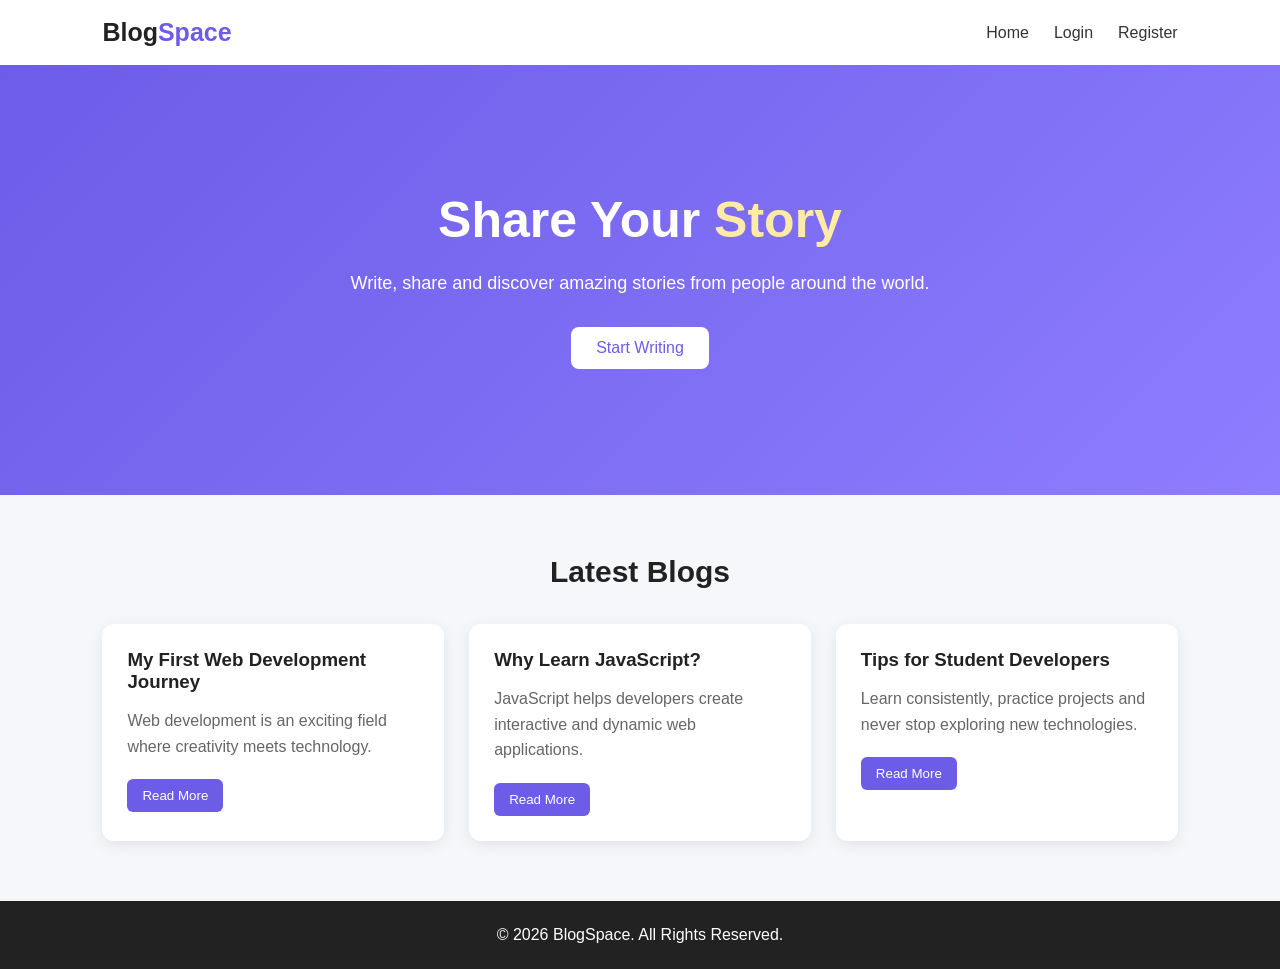
<file: index.html>
<!DOCTYPE html>
<html lang="en">
<head>
    <meta charset="UTF-8">
    <meta name="viewport" content="width=device-width, initial-scale=1.0">
    <title>BlogSpace - Home</title>

    <link rel="stylesheet" href="css/style.css">
</head>

<body>

    <!-- Navigation Bar -->
    <header>
        <nav class="navbar">

            <div class="logo">
                Blog<span>Space</span>
            </div>

            <div class="nav-links">
                <a href="index.html">Home</a>
                <a href="login.html">Login</a>
                <a href="register.html">Register</a>
            </div>

        </nav>
    </header>


    <!-- Hero Section -->
    <section class="hero">

        <div class="hero-content">

            <h1>Share Your <span>Story</span></h1>

            <p>
                Write, share and discover amazing stories from
                people around the world.
            </p>

            <a href="create-blog.html" class="btn">
                Start Writing
            </a>

        </div>

    </section>


    <!-- Blog Section -->
    <section class="blogs">

        <h2>Latest Blogs</h2>

        <div class="blog-container">

            <div class="blog-card">

                <h3>My First Web Development Journey</h3>

                <p>
                    Web development is an exciting field where
                    creativity meets technology.
                </p>

                <button onclick="readBlog()">
                    Read More
                </button>

            </div>


            <div class="blog-card">

                <h3>Why Learn JavaScript?</h3>

                <p>
                    JavaScript helps developers create interactive
                    and dynamic web applications.
                </p>

                <button onclick="readBlog()">
                    Read More
                </button>

            </div>


            <div class="blog-card">

                <h3>Tips for Student Developers</h3>

                <p>
                    Learn consistently, practice projects and
                    never stop exploring new technologies.
                </p>

                <button onclick="readBlog()">
                    Read More
                </button>

            </div>

        </div>

    </section>


    <footer>
        <p>© 2026 BlogSpace. All Rights Reserved.</p>
    </footer>


    <script src="js/script.js"></script>

</body>
</html>
</file>
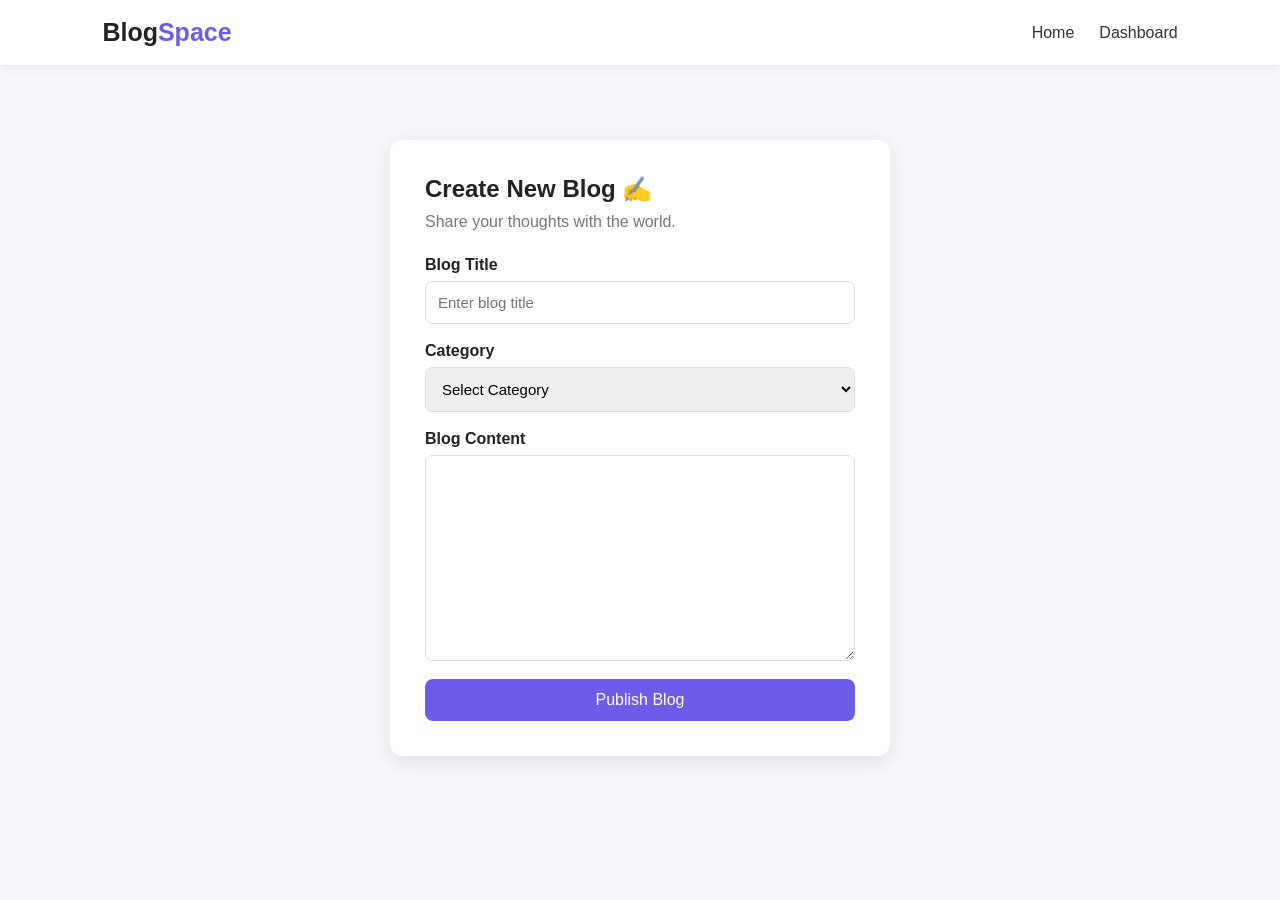
<file: create-blog.html>
<!DOCTYPE html>
<html lang="en">

<head>

    <meta charset="UTF-8">

    <meta name="viewport"
          content="width=device-width, initial-scale=1.0">

    <title>Create Blog - BlogSpace</title>

    <link rel="stylesheet" href="css/style.css">

</head>

<body>

    <header>

        <nav class="navbar">

            <div class="logo">
                Blog<span>Space</span>
            </div>

            <div class="nav-links">

                <a href="index.html">Home</a>

                <a href="dashboard.html">
                    Dashboard
                </a>

            </div>

        </nav>

    </header>


    <main class="form-page">

        <div class="blog-form">

            <h2>Create New Blog ✍️</h2>

            <p>
                Share your thoughts with the world.
            </p>


            <form onsubmit="createBlog(event)">

                <label>Blog Title</label>

                <input
                    type="text"
                    id="blogTitle"
                    placeholder="Enter blog title"
                    required
                >


                <label>Category</label>

                <select id="category">

                    <option value="">
                        Select Category
                    </option>

                    <option>
                        Technology
                    </option>

                    <option>
                        Education
                    </option>

                    <option>
                        Lifestyle
                    </option>

                    <option>
                        Travel
                    </option>

                </select>


                <label>Blog Content</label>

                <textarea
                    id="blogContent"
                    rows="10"
                    placeholder="Write your blog here..."
                    required>
                </textarea>


                <button
                    type="submit"
                    class="btn">
                    Publish Blog
                </button>

            </form>

        </div>

    </main>


    <script src="js/script.js"></script>

</body>
</html>
</file>
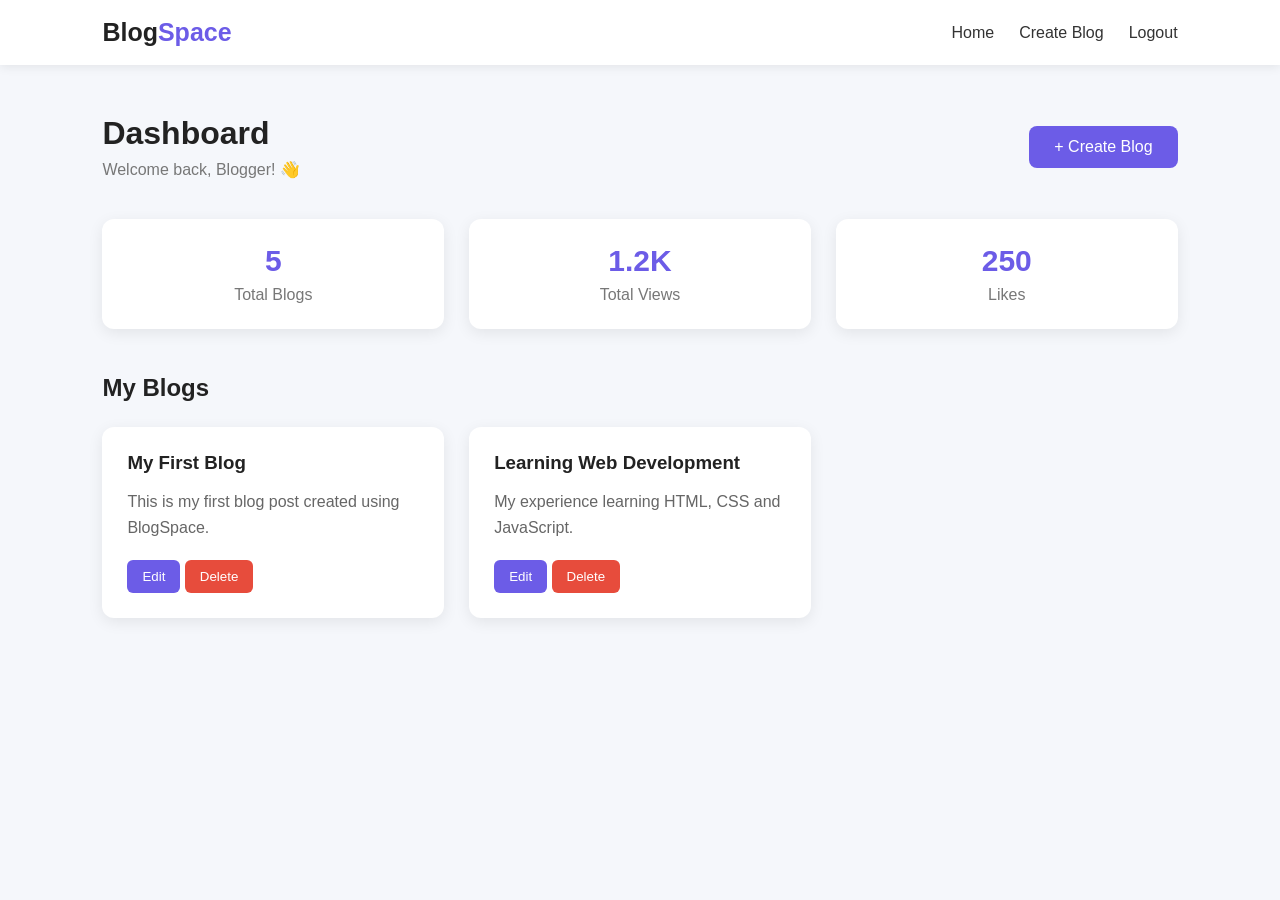
<file: dashboard.html>
<!DOCTYPE html>
<html lang="en">

<head>

    <meta charset="UTF-8">

    <meta name="viewport"
          content="width=device-width, initial-scale=1.0">

    <title>BlogSpace - Dashboard</title>

    <link rel="stylesheet" href="css/style.css">

</head>

<body>

    <header>

        <nav class="navbar">

            <div class="logo">
                Blog<span>Space</span>
            </div>

            <div class="nav-links">

                <a href="index.html">Home</a>

                <a href="create-blog.html">
                    Create Blog
                </a>

                <a href="login.html">
                    Logout
                </a>

            </div>

        </nav>

    </header>


    <main class="dashboard">

        <div class="dashboard-header">

            <div>
                <h1>Dashboard</h1>

                <p>
                    Welcome back, Blogger! 👋
                </p>
            </div>

            <a href="create-blog.html" class="btn">
                + Create Blog
            </a>

        </div>


        <div class="stats">

            <div class="stat-card">

                <h3>5</h3>

                <p>Total Blogs</p>

            </div>


            <div class="stat-card">

                <h3>1.2K</h3>

                <p>Total Views</p>

            </div>


            <div class="stat-card">

                <h3>250</h3>

                <p>Likes</p>

            </div>

        </div>


        <h2 class="section-title">
            My Blogs
        </h2>


        <div class="blog-container">

            <div class="blog-card">

                <h3>
                    My First Blog
                </h3>

                <p>
                    This is my first blog post
                    created using BlogSpace.
                </p>

                <button>
                    Edit
                </button>

                <button class="delete-btn">
                    Delete
                </button>

            </div>


            <div class="blog-card">

                <h3>
                    Learning Web Development
                </h3>

                <p>
                    My experience learning HTML,
                    CSS and JavaScript.
                </p>

                <button>
                    Edit
                </button>

                <button class="delete-btn">
                    Delete
                </button>

            </div>

        </div>

    </main>


</body>
</html>
</file>
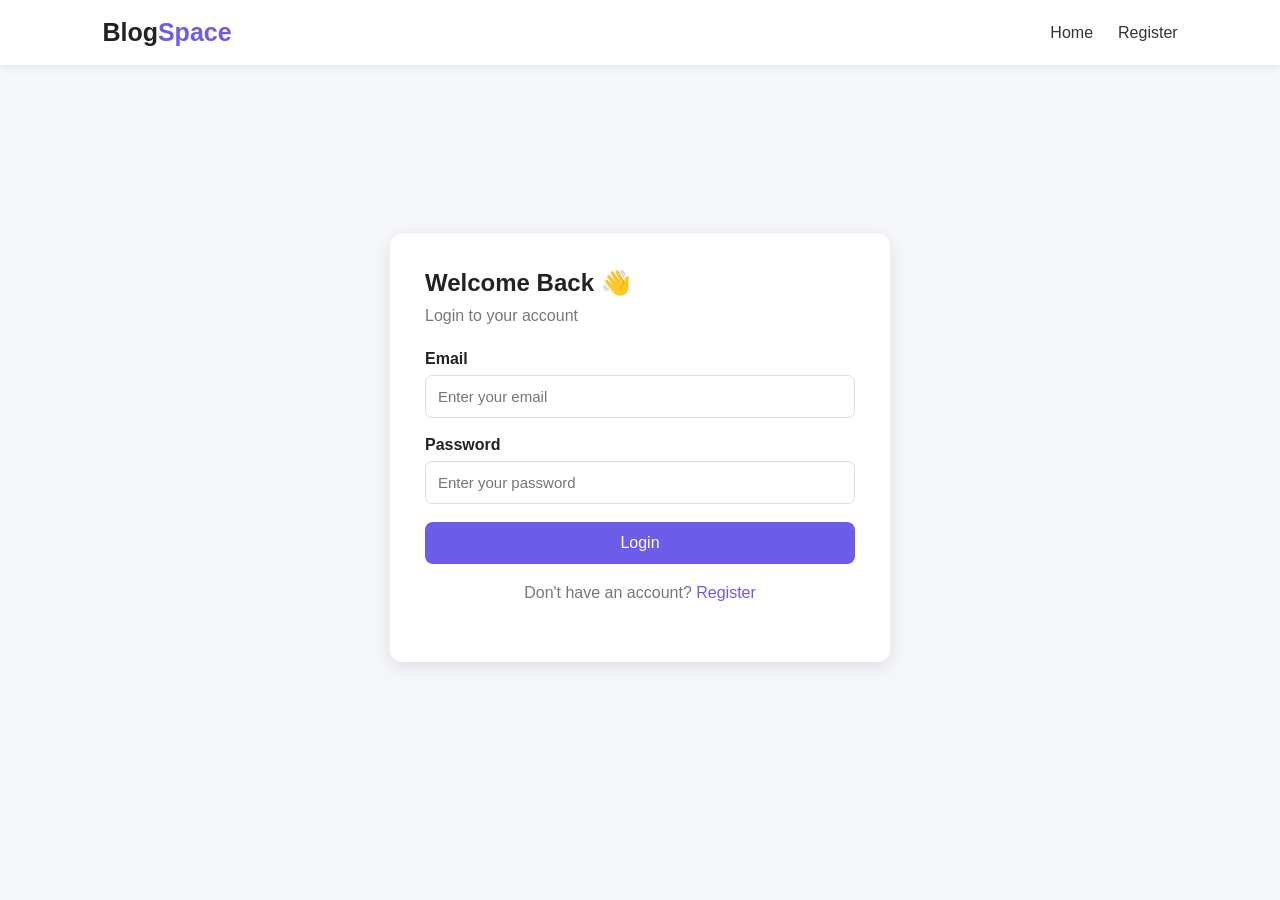
<file: login.html>
<!DOCTYPE html>
<html lang="en">

<head>
    <meta charset="UTF-8">
    <meta name="viewport" content="width=device-width, initial-scale=1.0">

    <title>BlogSpace - Login</title>

    <link rel="stylesheet" href="css/style.css">
</head>

<body>

    <header>
        <nav class="navbar">

            <div class="logo">
                Blog<span>Space</span>
            </div>

            <div class="nav-links">
                <a href="index.html">Home</a>
                <a href="register.html">Register</a>
            </div>

        </nav>
    </header>


    <main class="form-page">

        <div class="form-box">

            <h2>Welcome Back 👋</h2>

            <p>Login to your account</p>

            <form onsubmit="loginUser(event)">

                <label>Email</label>

                <input
                    type="email"
                    id="loginEmail"
                    placeholder="Enter your email"
                    required
                >


                <label>Password</label>

                <input
                    type="password"
                    id="loginPassword"
                    placeholder="Enter your password"
                    required
                >


                <button type="submit" class="btn">
                    Login
                </button>

            </form>

            <p class="form-bottom">
                Don't have an account?
                <a href="register.html">Register</a>
            </p>

        </div>

    </main>


    <script src="js/script.js"></script>

</body>
</html>
</file>
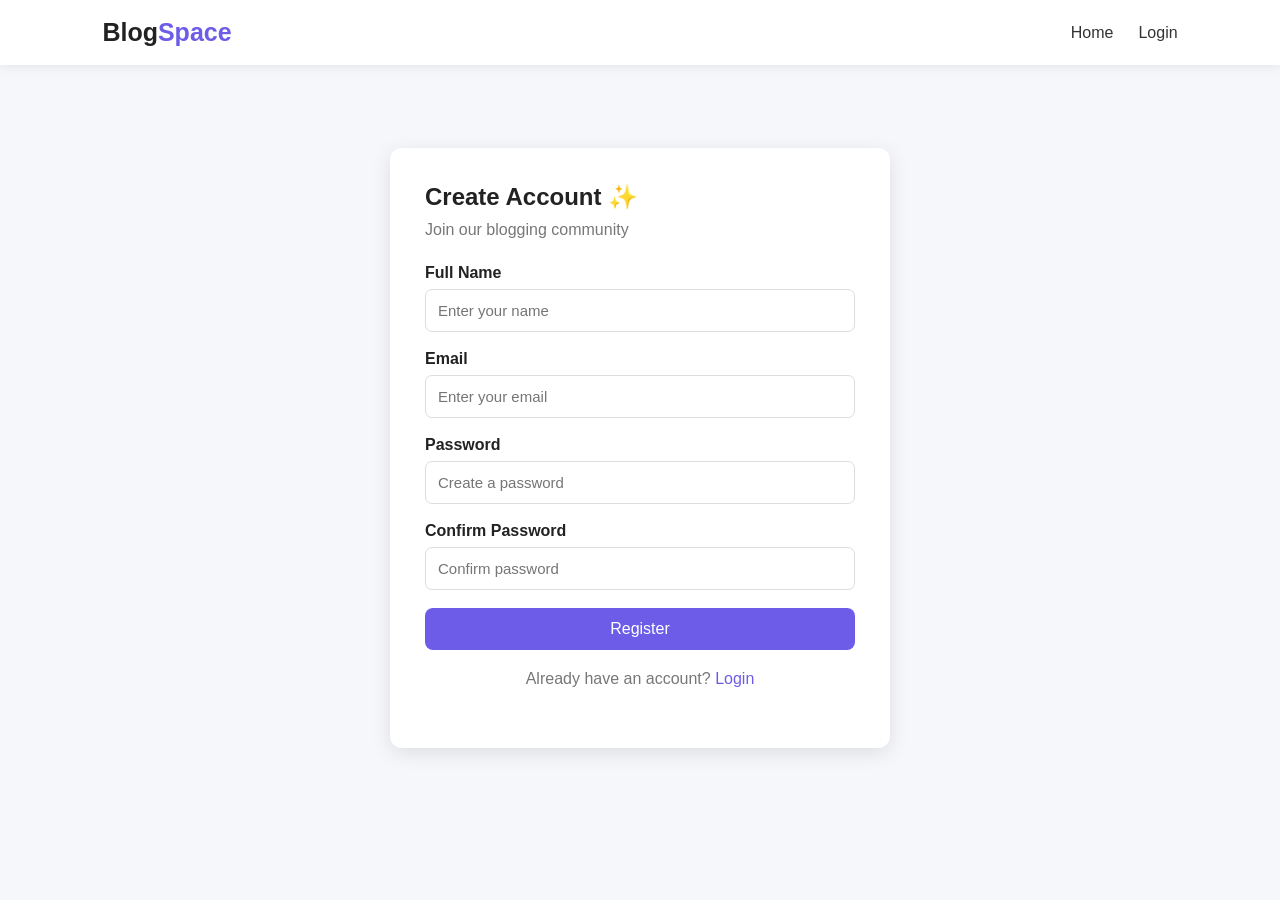
<file: register.html>
<!DOCTYPE html>
<html lang="en">

<head>

    <meta charset="UTF-8">

    <meta name="viewport"
          content="width=device-width, initial-scale=1.0">

    <title>BlogSpace - Register</title>

    <link rel="stylesheet" href="css/style.css">

</head>

<body>

    <header>

        <nav class="navbar">

            <div class="logo">
                Blog<span>Space</span>
            </div>

            <div class="nav-links">
                <a href="index.html">Home</a>
                <a href="login.html">Login</a>
            </div>

        </nav>

    </header>


    <main class="form-page">

        <div class="form-box">

            <h2>Create Account ✨</h2>

            <p>Join our blogging community</p>


            <form onsubmit="registerUser(event)">

                <label>Full Name</label>

                <input
                    type="text"
                    id="name"
                    placeholder="Enter your name"
                    required
                >


                <label>Email</label>

                <input
                    type="email"
                    id="email"
                    placeholder="Enter your email"
                    required
                >


                <label>Password</label>

                <input
                    type="password"
                    id="password"
                    placeholder="Create a password"
                    required
                >


                <label>Confirm Password</label>

                <input
                    type="password"
                    id="confirmPassword"
                    placeholder="Confirm password"
                    required
                >


                <button type="submit" class="btn">
                    Register
                </button>

            </form>


            <p class="form-bottom">
                Already have an account?
                <a href="login.html">Login</a>
            </p>

        </div>

    </main>


    <script src="js/script.js"></script>

</body>
</html>
</file>
<file: css/style.css>
* {
    margin: 0;
    padding: 0;
    box-sizing: border-box;
}

body {
    font-family: Arial, sans-serif;
    background: #f5f7fb;
    color: #222;
}


/* NAVBAR */

.navbar {
    display: flex;
    justify-content: space-between;
    align-items: center;

    padding: 18px 8%;

    background: white;

    box-shadow: 0 2px 10px rgba(0,0,0,0.08);
}

.logo {
    font-size: 25px;
    font-weight: bold;
}

.logo span {
    color: #6c5ce7;
}

.nav-links {
    display: flex;
    gap: 25px;
}

.nav-links a {
    text-decoration: none;
    color: #333;
    font-weight: 500;
}

.nav-links a:hover {
    color: #6c5ce7;
}


/* HERO */

.hero {
    min-height: 430px;

    display: flex;
    justify-content: center;
    align-items: center;

    text-align: center;

    background: linear-gradient(
        135deg,
        #6c5ce7,
        #8e7dff
    );

    color: white;
}

.hero-content {
    max-width: 700px;
    padding: 30px;
}

.hero h1 {
    font-size: 50px;
    margin-bottom: 20px;
}

.hero h1 span {
    color: #ffeaa7;
}

.hero p {
    font-size: 18px;
    line-height: 1.6;
    margin-bottom: 30px;
}


/* BUTTON */

.btn {
    display: inline-block;

    padding: 12px 25px;

    border: none;
    border-radius: 8px;

    background: #6c5ce7;
    color: white;

    text-decoration: none;

    cursor: pointer;

    font-size: 16px;
}

.hero .btn {
    background: white;
    color: #6c5ce7;
}

.btn:hover {
    opacity: 0.85;
}


/* BLOG SECTION */

.blogs {
    padding: 60px 8%;
}

.blogs h2 {
    text-align: center;
    margin-bottom: 35px;
    font-size: 30px;
}

.blog-container {
    display: grid;

    grid-template-columns:
        repeat(3, 1fr);

    gap: 25px;
}

.blog-card {
    background: white;

    padding: 25px;

    border-radius: 12px;

    box-shadow:
        0 4px 15px rgba(0,0,0,0.08);
}

.blog-card h3 {
    margin-bottom: 15px;
}

.blog-card p {
    color: #666;
    line-height: 1.6;
    margin-bottom: 20px;
}

.blog-card button {
    border: none;

    padding: 9px 15px;

    border-radius: 6px;

    background: #6c5ce7;
    color: white;

    cursor: pointer;
}


/* FORM PAGE */

.form-page {
    min-height: 85vh;

    display: flex;
    justify-content: center;
    align-items: center;

    padding: 40px 20px;
}

.form-box,
.blog-form {
    width: 100%;
    max-width: 500px;

    background: white;

    padding: 35px;

    border-radius: 12px;

    box-shadow:
        0 5px 20px rgba(0,0,0,0.1);
}

.form-box h2,
.blog-form h2 {
    margin-bottom: 10px;
}

.form-box > p,
.blog-form > p {
    color: #777;
    margin-bottom: 25px;
}


/* FORM */

form {
    display: flex;
    flex-direction: column;
}

label {
    margin-bottom: 7px;
    font-weight: bold;
}

input,
select,
textarea {
    width: 100%;

    padding: 12px;

    margin-bottom: 18px;

    border: 1px solid #ddd;

    border-radius: 7px;

    font-size: 15px;

    outline: none;
}

input:focus,
select:focus,
textarea:focus {
    border-color: #6c5ce7;
}

textarea {
    resize: vertical;
}

.form-bottom {
    text-align: center;
    margin-top: 20px;
}

.form-bottom a {
    color: #6c5ce7;
    text-decoration: none;
}


/* DASHBOARD */

.dashboard {
    padding: 50px 8%;
}

.dashboard-header {
    display: flex;
    justify-content: space-between;
    align-items: center;

    margin-bottom: 40px;
}

.dashboard-header p {
    color: #777;
    margin-top: 8px;
}


/* STATS */

.stats {
    display: grid;

    grid-template-columns:
        repeat(3, 1fr);

    gap: 25px;

    margin-bottom: 45px;
}

.stat-card {
    background: white;

    padding: 25px;

    border-radius: 12px;

    text-align: center;

    box-shadow:
        0 4px 15px rgba(0,0,0,0.08);
}

.stat-card h3 {
    font-size: 30px;
    color: #6c5ce7;
    margin-bottom: 8px;
}

.stat-card p {
    color: #777;
}

.section-title {
    margin-bottom: 25px;
}

.delete-btn {
    background: #e74c3c !important;
}


/* FOOTER */

footer {
    text-align: center;

    padding: 25px;

    background: #222;

    color: white;
}


/* RESPONSIVE DESIGN */

@media (max-width: 768px) {

    .navbar {
        flex-direction: column;
        gap: 15px;
    }

    .nav-links {
        gap: 15px;
    }

    .hero h1 {
        font-size: 38px;
    }

    .blog-container {
        grid-template-columns: 1fr;
    }

    .stats {
        grid-template-columns: 1fr;
    }

    .dashboard-header {
        flex-direction: column;
        align-items: flex-start;
        gap: 20px;
    }

}

@media (max-width: 480px) {

    .hero h1 {
        font-size: 32px;
    }

    .nav-links {
        flex-wrap: wrap;
        justify-content: center;
    }

    .form-box,
    .blog-form {
        padding: 25px;
    }

}
</file>
